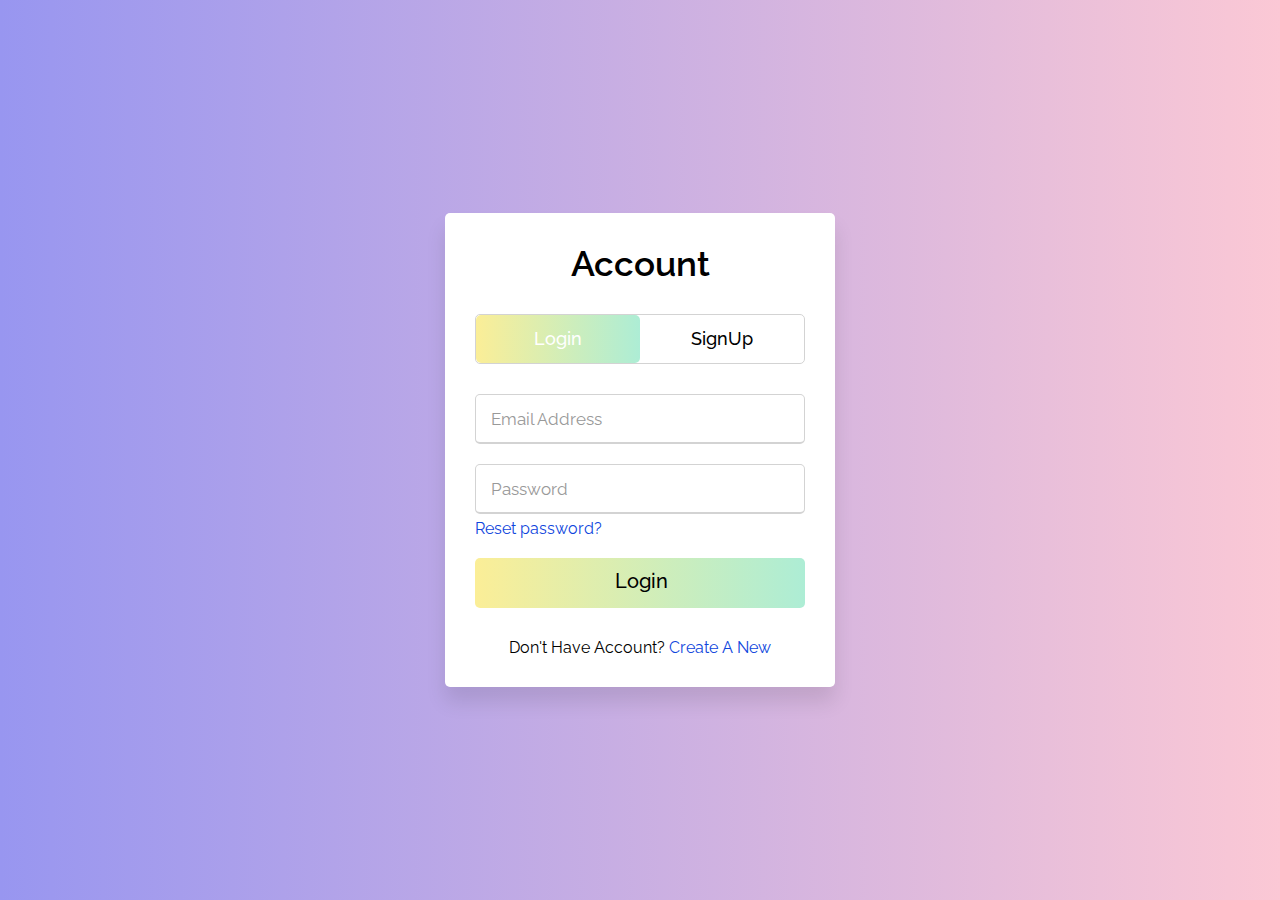
<file: index.html>
<!DOCTYPE html>
<html lang="en" dir="ltr">
  <head>
    <meta charset="utf-8" />
    <title>Sign Up | Log In</title>
    <link rel="stylesheet" href="style.css" />
    <meta name="viewport" content="width=device-width, initial-scale=1.0" />
  </head>
  <body>
    <div class="wrapper">
      <div class="title-text">
        <div class="title login">Account</div>
        <div class="title signup">Account</div>
      </div>
      <div class="form-container">
        <div class="slide-controls">
          <input type="radio" name="slide" id="login" checked />
          <input type="radio" name="slide" id="signup" />
          <label for="login" class="slide login">Login</label>
          <label for="signup" class="slide signup">SignUp</label>
          <div class="slider-tab"></div>
        </div>
        <div class="form-inner">
          <form action="#" class="login">
            <div class="field">
              <input type="text" placeholder="Email Address" required />
            </div>
            <div class="field">
              <input type="password" placeholder="Password" required />
            </div>
            <div class="pass-link">
              <a href="#">Reset password?</a>
            </div>
            <a href="trialproj.html" class="loglink">
              <div class="field btn">
                <div class="btn-layer"><span id="logtxt">Login</span></div>
                <!-- <input type="submit" value="Login"> -->
              </div>
            </a>
            <div class="signup-link">
              Don't Have Account? <a href="">Create A New</a>
            </div>
          </form>
          <form action="#" class="signup">
            <div class="field">
              <input type="text" placeholder="Email Address" required />
            </div>
            <div class="field">
              <input type="password" placeholder="Password" required />
            </div>
            <div class="field">
              <input type="password" placeholder="Confirm Password" required />
            </div>
            <a href="trialproj.html" class="loglink">
              <div class="field btn">
                <div class="btn-layer"><span id="signtxt">Sign-up</span></div>
                <!-- <input type="submit" value="SignUp"> -->
              </div>
            </a>
          </form>
        </div>
      </div>
    </div>
    <script src="style.js"></script>
  </body>
</html>
</file>
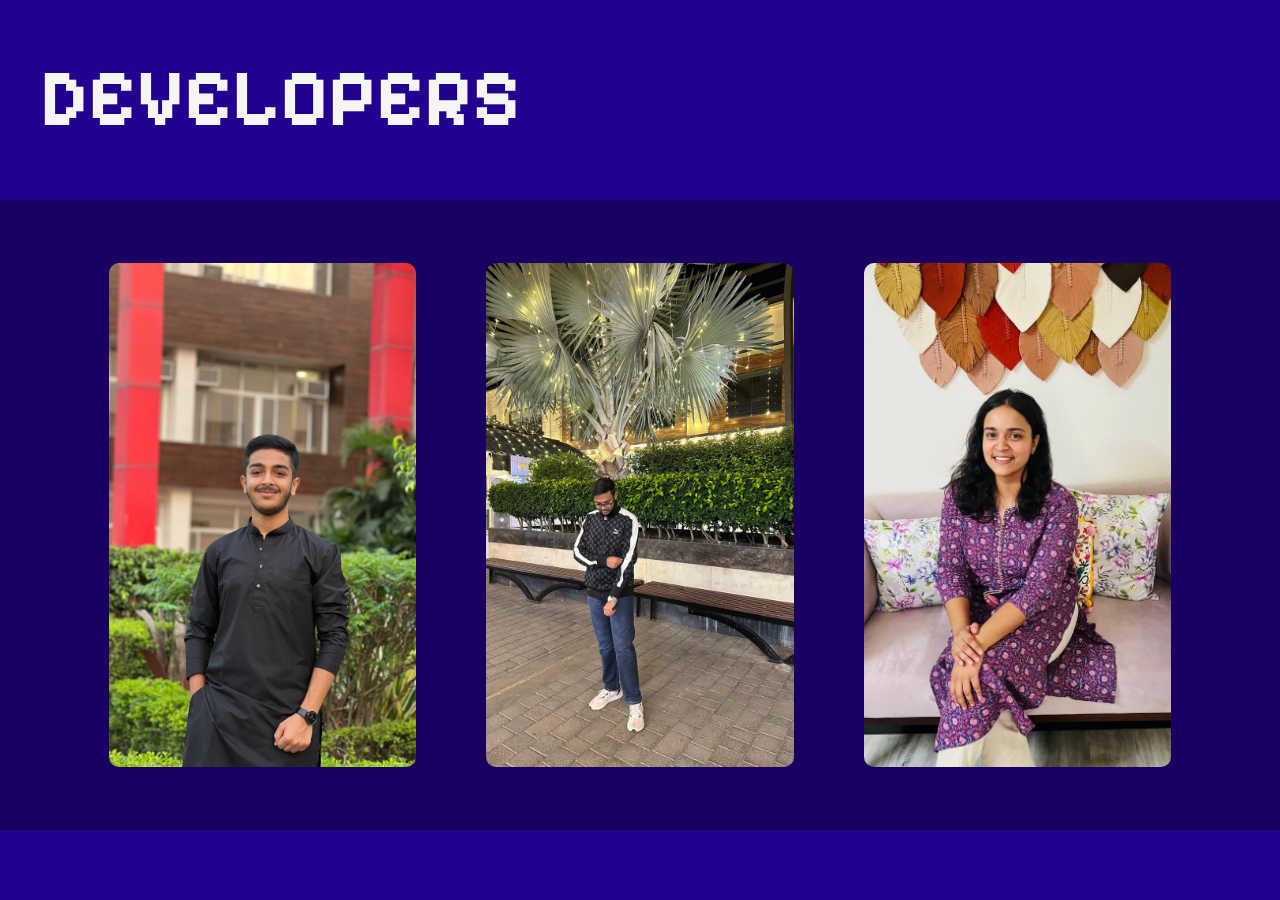
<file: about.html>
<!DOCTYPE html>
<html lang="en">
  <head>
    <meta charset="UTF-8" />
    <meta name="viewport" content="width=device-width, initial-scale=1.0" />
    <link rel="stylesheet" type="text/css" href="newaboutdes.css" />
    <!-- ########### -->
    <link rel="preconnect" href="https://fonts.googleapis.com" />
    <link rel="preconnect" href="https://fonts.gstatic.com" crossorigin />
    <link
      href="https://fonts.googleapis.com/css2?family=Pixelify+Sans&display=swap"
      rel="stylesheet"
    />
    <link rel="icon" type="x-icon" href="about.png" />
    <!-- ############# -->
    <title>About Us</title>
  </head>
  <body>
    <div class="dev">
      <h1>DEVELOPERS</h1>
    </div>
    <div id="cards_container">
      <div class="card" id="card1">
        <a
          href="https://linktr.ee/Aarav_Kamboj"
          class="cardlink"
          target="_blank"
        >
          <div class="overlay">
            <img src="next.svg" class="nex" />
            <h4>Aarav Kamboj</h4>
            <p>
              Lorem ipsum dolor, sit amet consectetur adipisicing elit. Magnam
              distinctio harum architecto at dolorem voluptate sit, placeat
              recusandae ratione aut!
            </p>
          </div>
        </a>
      </div>
      <div class="card" id="card2">
        <a href=" https://linktr.ee/aadeesh" class="cardlink">
          <div class="overlay">
            <img src="next.svg" class="nex" />
            <h4>Aadeesh Singla</h4>
            <p>
              Lorem ipsum dolor, sit amet consectetur adipisicing elit. Ipsum,
              corrupti sint eligendi dolor ex optio recusandae corporis nostrum
              tenetur cumque.
            </p>
          </div>
        </a>
      </div>
      <div class="card" id="card3">
        <a href="https://linktr.ee/aakritikheterpal398" class="cardlink">
          <div class="overlay">
            <img src="next.svg" class="nex" />
            <h4>Aakriti Khetarpal</h4>
            <p>
              Lorem ipsum dolor, sit amet consectetur adipisicing elit. Magnam
              distinctio harum architecto at dolorem voluptate sit, placeat
              recusandae ratione aut!
            </p>
          </div>
        </a>
      </div>
    </div>
  </body>
</html>
</file>
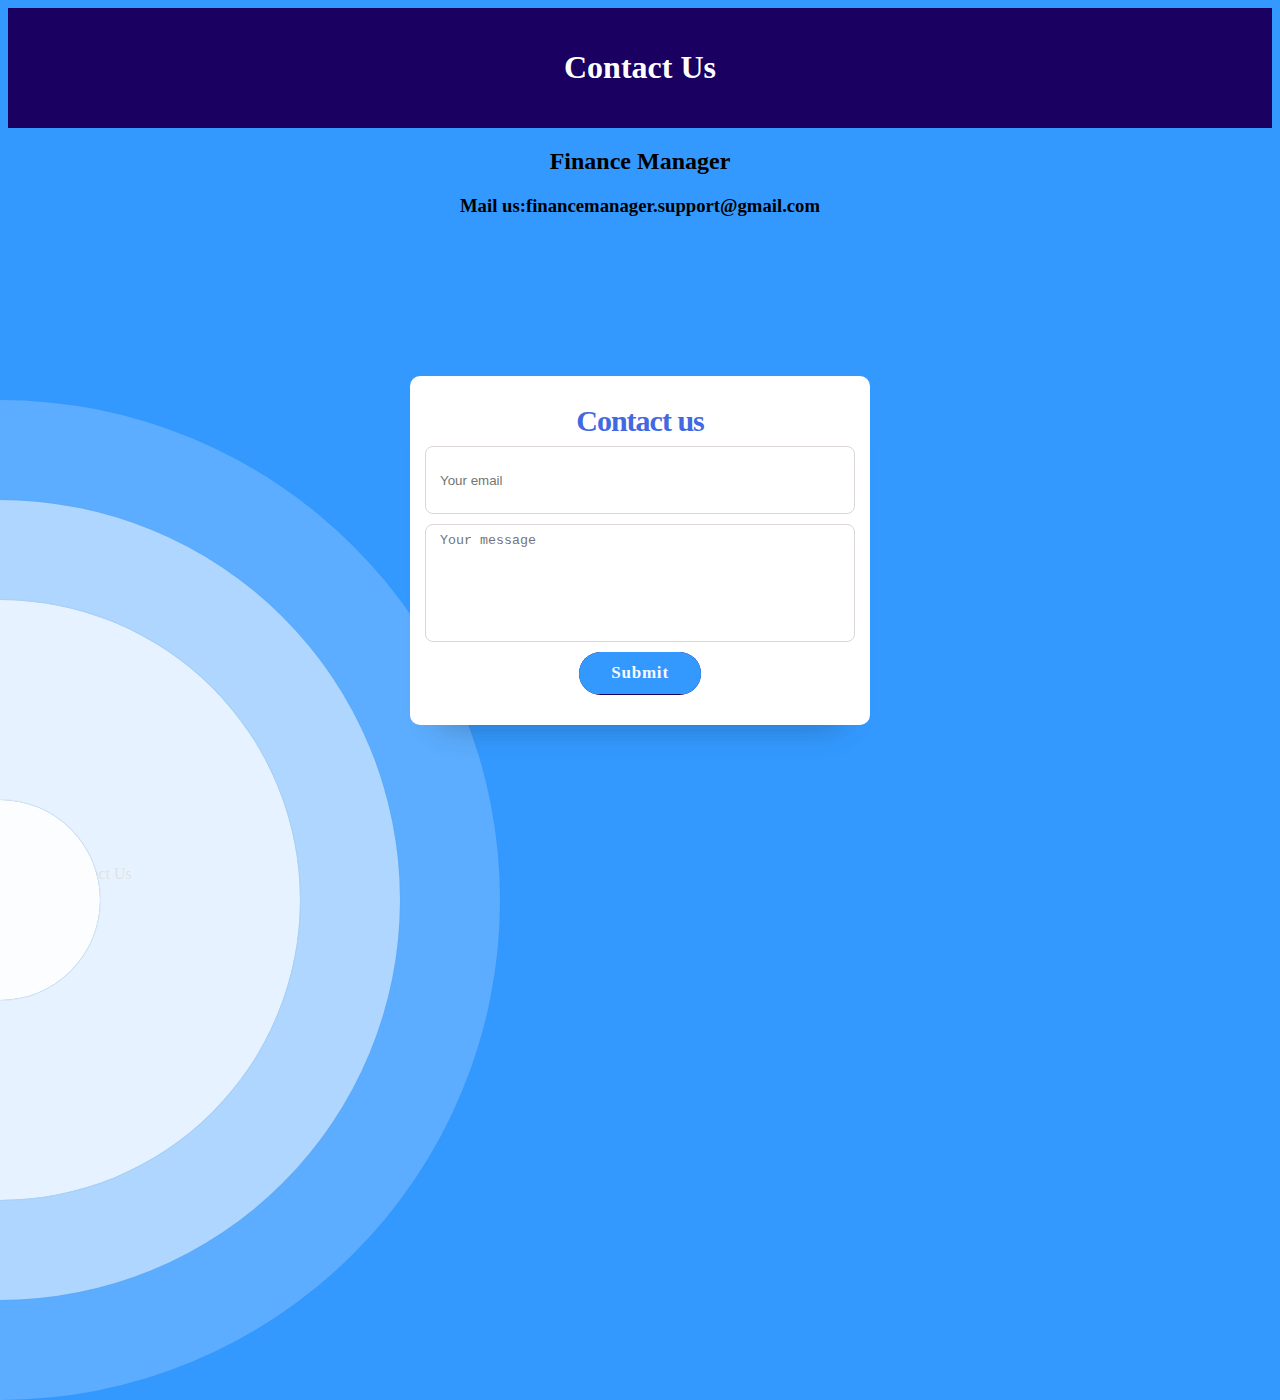
<file: contact.html>
<!DOCTYPE html>
<html lang="en">
  <head>
    <meta charset="UTF-8" />
    <meta name="viewport" content="width=device-width, initial-scale=1.0" />
    <link rel="stylesheet" type="text/css" href="cont.css" />
    <link rel="icon" type="x-icon" href="helpicon.svg">
    <title>Contact Us</title>
  </head>
  <body>
    <div class="sir">
    <header>
      <h1>Contact Us</h1>
    </header>
    </div>
    <!-- ##### -->
    <div class='ripple-background'>
      <div class='circle xxlarge shade1'></div>
      <div class='circle xlarge shade2'></div>
      <div class='circle large shade3'></div>
      <div class='circle mediun shade4'></div>
      <div class='circle small shade5'></div>
    </div>
    
      <!-- ##### -->
    <h2>Finance Manager</h2>
    <h3 class="nam">Mail us:financemanager.support@gmail.com</h2>
    <div class="cont">
      <form class="form">
        <div class="title">Contact us</div>
        <input type="text" placeholder="Your email" class="input" />
        <textarea placeholder="Your message"></textarea>
        <!-- <button>Submit</button> -->
        <button> <span>Submit</span>
        </button>
      </form>
    </div>
    <footer>&copy; 2023 Contact Us</footer>
  </body>
</html>
</file>
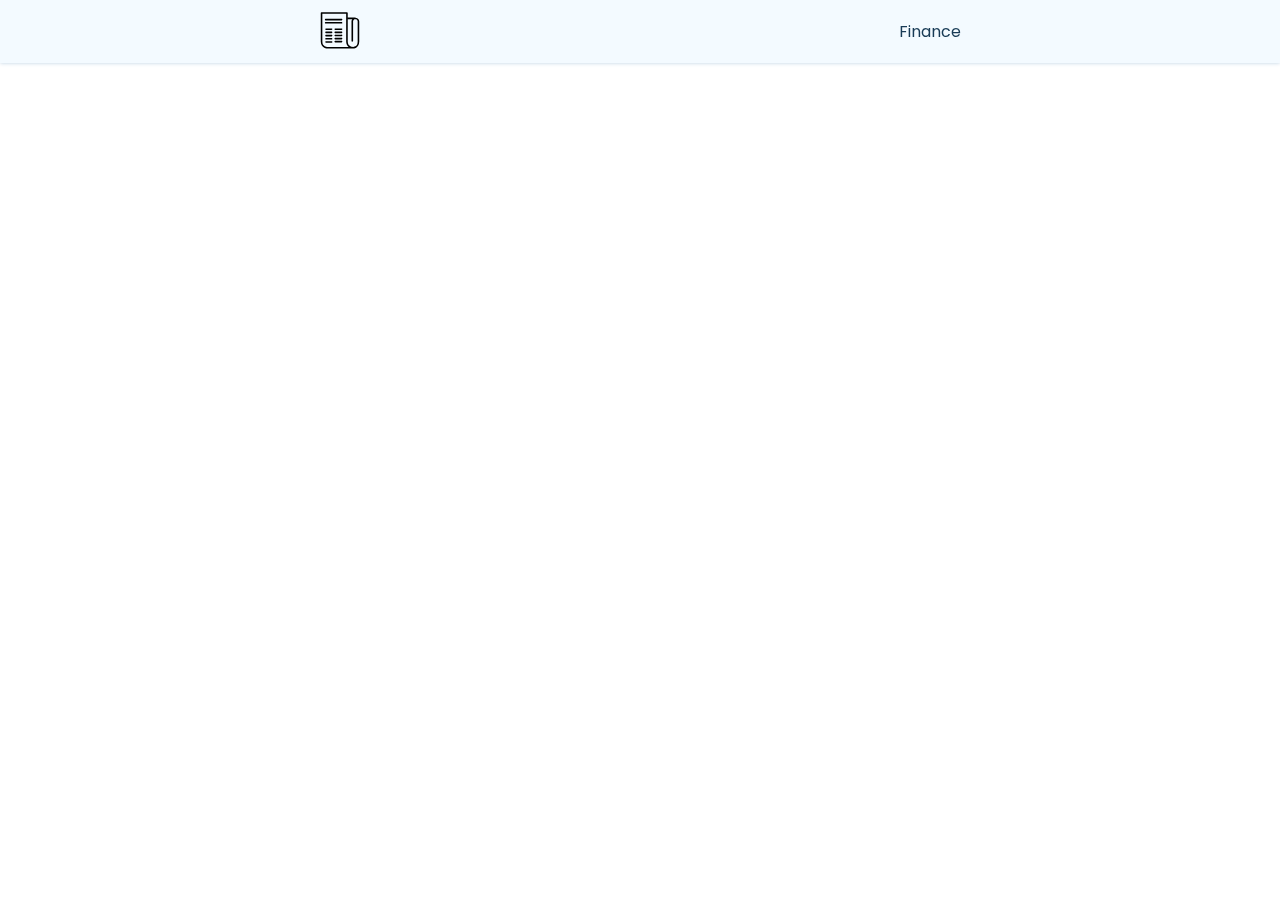
<file: news.html>
<!DOCTYPE html>
<html lang="en">
  <head>
    <meta charset="UTF-8" />
    <meta http-equiv="X-UA-Compatible" content="IE=edge" />
    <meta name="viewport" content="width=device-width, initial-scale=1.0" />
    <title>News</title>
    <link rel="icon" type="x-icon" href="news.svg" />
    <link rel="stylesheet" href="newsstyle.css" />
  </head>
  <body>
    <nav>
      <div class="main-nav container flex">
        <a href="#" onclick="reload()" class="company-logo">
          <img src="news.svg" alt="company logo" id="logonews" />
        </a>
        <div class="nav-links">
          <ul class="flex">
            <li
              class="hover-link nav-item"
              id="finance"
              onclick="onNavItemClick('finance')"
            >
              Finance
            </li>
          </ul>
        </div>
      </div>
    </nav>

    <main>
      <div class="cards-container container flex" id="cards-container"></div>
    </main>

    <template id="template-news-card">
      <div class="card">
        <div class="card-header">
          <img
            src="https://via.placeholder.com/400x200"
            alt="news-image"
            id="news-img"
          />
        </div>
        <div class="card-content">
          <h3 id="news-title">This is the Title</h3>
          <h6 class="news-source" id="news-source">End Gadget 26/08/2023</h6>
          <p class="news-desc" id="news-desc">
            Lorem, ipsum dolor sit amet consectetur adipisicing elit. Recusandae
            saepe quis voluptatum quisquam vitae doloremque facilis molestias
            quae ratione cumque!
          </p>
        </div>
      </div>
    </template>

    <script src="newsscript.js"></script>
  </body>
</html>
</file>
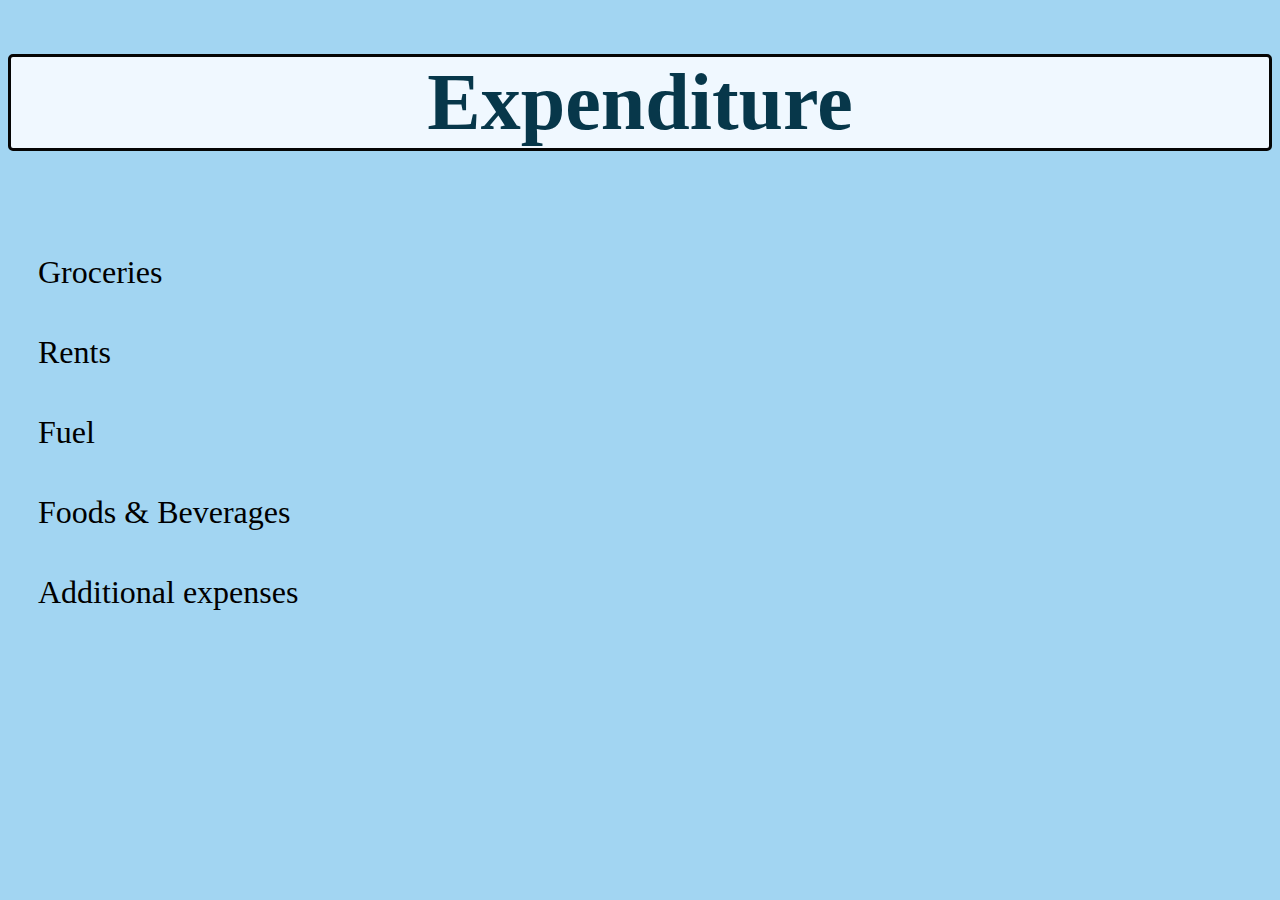
<file: team.html>
<!DOCTYPE html>
<html lang="en">
<head>
    <link rel="stylesheet" href="team1.css"> 
</head>
<body>
    <div class="skills">
        <div class="right-content">
          <div>
            <h1 class="skills-heading">Expenditure</h1>
          </div>
          <div class="skills-bar">
            <div class="bar">
              <div class="info">
                <span>Groceries</span>
              </div>
              <div class="progress-line"><span class="html"></span></div>
              <div class="bar">
                <div class="info">
                  <span>Rents</span>
                </div>
                <div class="progress-line"><span class="css"></span></div>
                <div class="bar">
                  <div class="info">
                    <span>Fuel</span>
                  </div>
                  <div class="progress-line"><span class="bootstrap"></span></div>
                  <div class="bar">
                    <div class="info">
                      <span>Foods & Beverages</span>
                    </div>
                    <div class="progress-line"><span class="javascript"></span></div>
                    <div class="bar">
                      <div class="info">
                        <span>Additional expenses</span>
                      </div>
                      <div class="progress-line"><span class="c"></span></div>
                    </div>
                  </div>
                </div>
              </div>
            </div>
          </div>
</body>
</html>
</file>
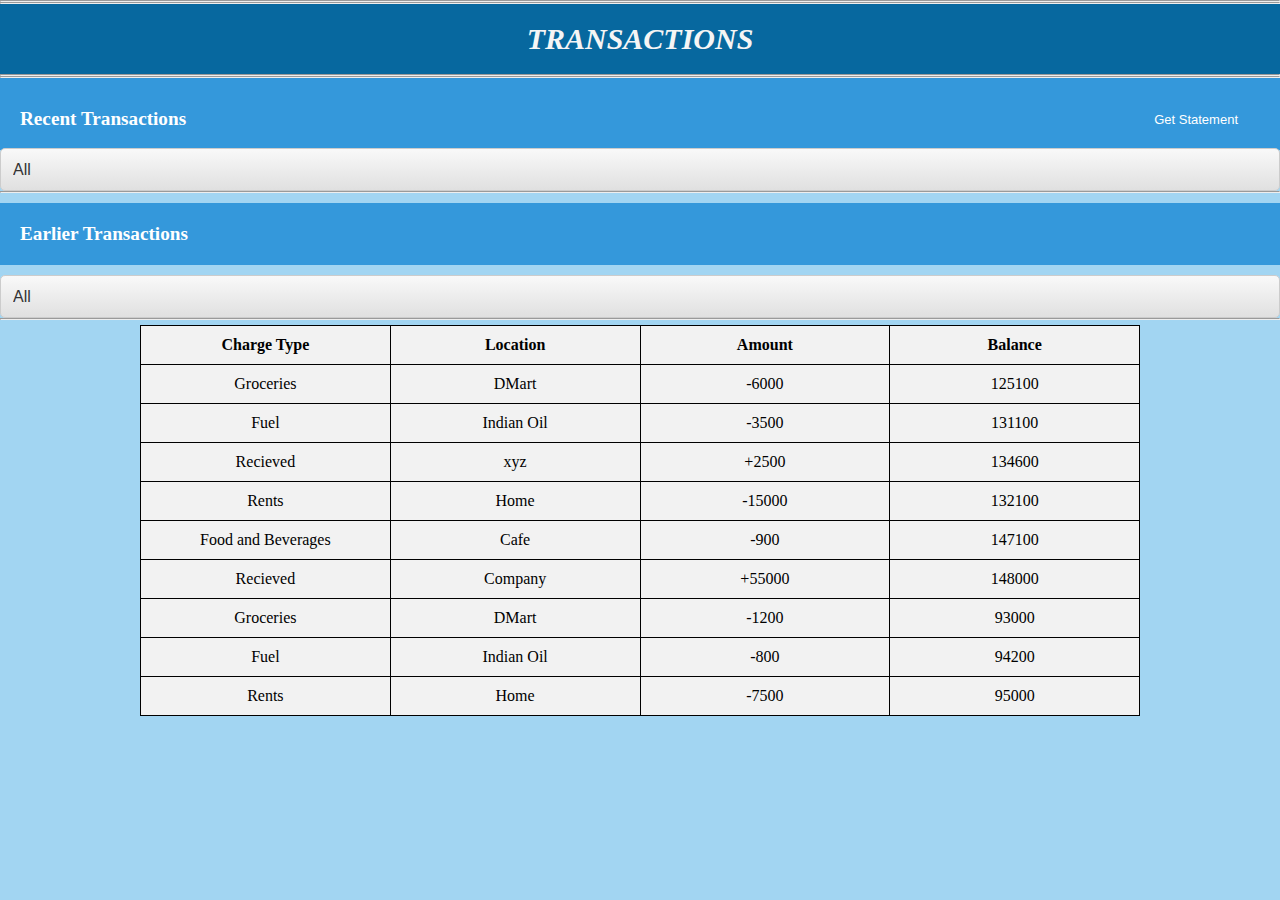
<file: transaction.html.html>
<!DOCTYPE html>
<html lang="en">
<head>

    <meta charset="UTF-8">
    <meta name="viewport" content="width=device-width, initial-scale=1.0">
    <link rel="stylesheet" href="transtyle.css">
    <title>Document</title>
</head>

<body>
    <hr>
    <hr>
    <!-- <div> -->
<header><b><i><span class="hea">TRANSACTIONS</span></i></b></header>
<!-- </div> -->
<hr>
<hr>
<div class="btnhead">
<h3 class="excp">Recent Transactions</h3>
<a href="transact.png" download>
<button class="button">
  <span class="button-content">Get Statement </span>
</button>
</a>
</div> 

<select name="dropdown" >
    <option value="Rents" selected>All</option>
    <option value="Groceries">Groceries</option>
    <option value="Fuel">Fuel</option>
    <option value="Rents">Rents</option>
    <option value="Rents">Food and Beverages</option>
</select>
<hr>
<h3>Earlier Transactions</h4>
<select name="dropdown">
    <option value="Groceries"selected>All</option>
    <option value="Groceries">1 month</option>
    <option value="Fuel">3 months</option>
    <option value="Rents">6 months</option>
    <option value="Rents">1 year</option>
    <option value="Rents">2 years</option>
    <option value="Rents">3 years</option>
</select>
<hr>

                      <div1 class="col-sm-12" style="overflow; height: 175px;">
                        <table class="table table-hover table-striped" style="width: 1000px;">
                          <thead>
                            <tr>
                              <th style="width: 10%">Charge Type</th>
                              <th style="width: 10%">Location</th>
                              <th style="width: 10%">Amount</th>
                              <th style="width: 10%">Balance</th>
                            </tr>
                          </thead>
                          <tbody>
                            <tr>
                              <td>Groceries</td>
                              <td>DMart</td>
                              <td>-6000</td>
                              <td>125100</td>
                            </tr>
                            <tr></tr>
                              <td>Fuel</td>
                              <td>Indian Oil</td>
                              <td>-3500</td>
                              <td>131100</td>
                            <tr>
                              <td>Recieved</td>
                              <td>xyz</td>
                              <td>+2500</td>
                              <td>134600</td>
                            </tr>
                            <tr>
                              <td>Rents</td>
                              <td>Home</td>
                              <td>-15000</td>
                              <td>132100</td>
                            </tr>
                            <tr>
                                <td>Food and Beverages</td>
                                <td>Cafe</td>
                                <td>-900</td>
                                <td>147100</td>
                            </tr>
                            <tr>
                                <td>Recieved</td>
                                <td>Company</td>
                                <td>+55000</td>
                                <td>148000</td>
                            </tr>
                            <tr>
                            <td>Groceries</td>
                            <td>DMart</td>
                            <td>-1200</td>
                            <td>93000</td>
                            </tr>
                            <tr>
                                <td>Fuel</td>
                                <td>Indian Oil</td>
                                <td>-800</td>
                                <td>94200</td>
                            </tr>
                            <tr>
                                <td>Rents</td>
                                <td>Home</td>
                                <td>-7500</td>
                                <td>95000</td>
                            </tr>
                          </tbody>
                        </table>
                      </div1>
                    </fieldset>
<!-- ################## -->

<!-- ################## -->
</body>
</html>
</file>
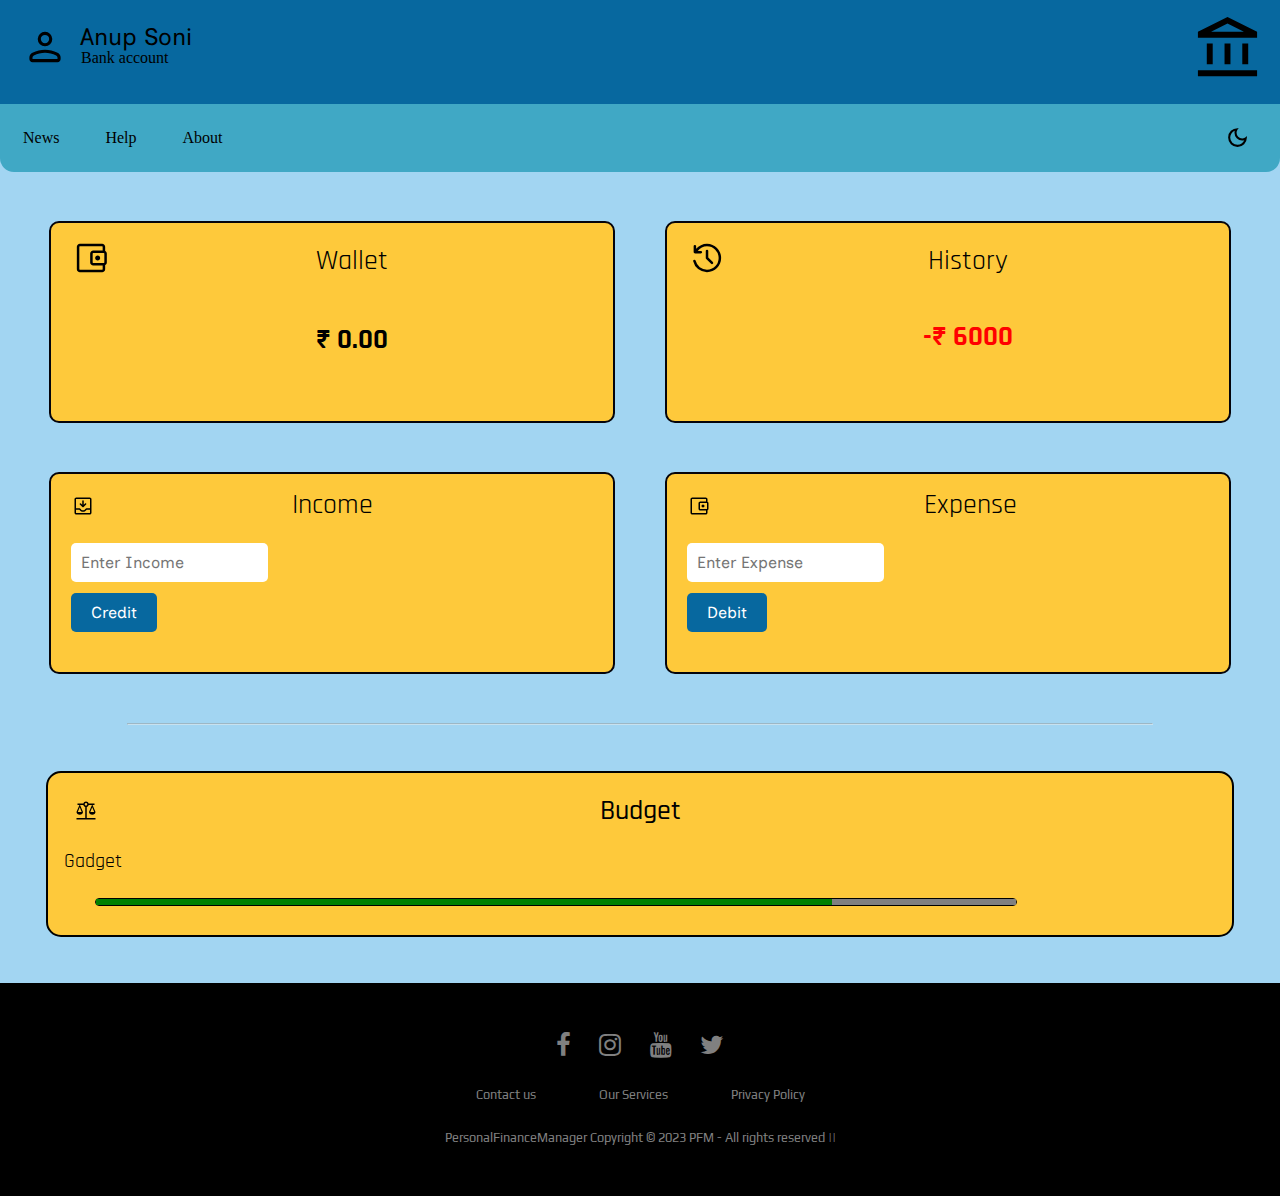
<file: trialproj.html>
<!DOCTYPE html>
<html lang="en">
  <head>
    <meta charset="UTF-8" />
    <meta name="viewport" content="width=device-width, initial-scale=1.0" />
    <title>Finance Manager</title>
    <link type="image/svg" sizes="16x16" rel="icon" href="bank.svg" />
    <link rel="stylesheet" type="text/css" href="newfin.css" />
    <link rel="preconnect" href="https://fonts.googleapis.com" />
    <link rel="preconnect" href="https://fonts.gstatic.com" crossorigin />
    <link
      href="https://fonts.googleapis.com/css2?family=Kanit:wght@300&display=swap"
      rel="stylesheet"
    />
    <link rel="icon" href="bank.svg" type="image/x-icon" />
    <link rel="preconnect" href="https://fonts.googleapis.com" />
    <link rel="preconnect" href="https://fonts.gstatic.com" crossorigin />
    <link
      href="https://fonts.googleapis.com/css2?family=IBM+Plex+Sans:wght@700&family=Kanit:wght@300&display=swap"
      rel="stylesheet"
    />
    <link rel="preconnect" href="https://fonts.googleapis.com" />
    <link rel="preconnect" href="https://fonts.gstatic.com" crossorigin />
    <link
      href="https://fonts.googleapis.com/css2?family=IBM+Plex+Sans:wght@700&family=Kanit:wght@300&family=Teko:wght@500&display=swap"
      rel="stylesheet"
    />
    <link rel="preconnect" href="https://fonts.googleapis.com" />
    <link rel="preconnect" href="https://fonts.gstatic.com" crossorigin />
    <link
      href="https://fonts.googleapis.com/css2?family=IBM+Plex+Sans:wght@700&family=Kanit:wght@300&family=Lilita+One&family=Teko:wght@500&display=swap"
      rel="stylesheet"
    />
    <link rel="preconnect" href="https://fonts.googleapis.com" />
    <link rel="preconnect" href="https://fonts.gstatic.com" crossorigin />
    <link
      href="https://fonts.googleapis.com/css2?family=Rajdhani&display=swap"
      rel="stylesheet"
    />
    <link
      rel="stylesheet"
      href="https://cdnjs.cloudflare.com/ajax/libs/font-awesome/4.7.0/css/font-awesome.min.css"
    />
    <link rel="preconnect" href="https://fonts.gstatic.com" />
    <link
      href="https://fonts.googleapis.com/css2?family=Fredoka+One&family=Play&display=swap"
      rel="stylesheet"
    />
    <link
      href="https://fonts.googleapis.com/css2?family=Inclusive+Sans&display=swap"
      rel="stylesheet"
    />
  </head>
  <body>
    <!--SKELETON LOADER-->
    <div class="loader">
      <div class="skelheader">
        <div class="skelnamebar">
          <div class="skelavatar"></div>
          <span class="skelname"></span>
          <span class="skelbankacc"></span>
          <div class="skellogo"></div>
        </div>
      </div>

      <div class="skelmain">
        <div class="skelnavtab skel">
          <div class="skeleton-box skel"></div>
          <!-- <img src="darkmode.svg" id="dark"> -->
        </div>

        <div class="chotebox skel">
          <span class="box1 skel"></span>
          <span class="box2 skel"></span>
        </div>

        <div class="chotebox skel">
          <span class="box1 skel"></span>
          <span class="box2 skel"></span>
        </div>

        <hr />

        <div class="chotebox skel">
          <span class="budbox skel"></span>
        </div>

        <div class="chotebox skel"></div>

        <div class="skelfooter">
          <div class="footer skel"></div>
        </div>
      </div>
    </div>
    <!--SKELETON LOADER ENDS-->
    <div class="container">
      <header>
        <div class="namebar">
          <img src="profile.svg" class="avatar" />
          <span class="name"> Anup Soni</span><br />
          <span class="bankacc">Bank account</span>
          <img class="logo" src="bank.svg" />
        </div>
      </header>

      <main>
        <div class="navtab">
          <ul class="listnav">
            <!-- <li><a href="default.asp" target="_blank">Home</a></li> -->
            <li>
              <a href="news.html" target="_blank">News</a>
            </li>
            <li><a href="contact.html" target="_blank">Help</a></li>
            <li><a href="about.html" target="_blank">About</a></li>
          </ul>
          <img src="darkmode.svg" id="dark" />
        </div>

        <div class="comb1">
          <a class="linkwall" href="######">
            <div class="walletbox">
              <img class="wallimg" src="wallet.svg" />
              <p class="walltxt">Wallet</p>
              <br />
              <p class="wallamt">₹ 125100</p>
            </div>
          </a>
          <a class="linkhist" href="transaction.html.html">
            <div class="history">
              <img class="histimg" src="history.svg" />
              <span class="trxnhst">History</span><br />
              <span class="lasttran"> -₹ 6000</span>
            </div>
          </a>
        </div>
        <div class="comb2">
          <div class="incomebox">
            <img class="incimg" src="income.svg.svg" />
            <p class="incometxt">Income</p>
            <form>
              <input
                id="incomenumber"
                class="number"
                name="number"
                type="number"
                placeholder="Enter Income"
              />
              <br />
              <input
                id="submit"
                name="submit"
                class="submit1"
                type="submit"
                value="Credit"
                placeholder="Done"
              />
            </form>
          </div>
          <div class="expbox">
            <img class="expimg" src="wallet.svg" />
            <p class="exptxt">Expense</p>
            <form>
              <input
                class="number"
                id="expnumber"
                type="number"
                placeholder="Enter Expense"
              />
              <br />
              <input
                id="submit"
                class="submit2"
                name="submit"
                type="submit"
                value="Debit"
                placeholder="Done"
              />
            </form>
          </div>
        </div>
        <hr />
        <a href="team.html" class="linkbud">
          <div class="budgetbox">
            <img class="bgtimg" src="budget.svg" />
            <p class="bgttxt">Budget</p>
            <br />
            <p class="gad">Gadget</p>
            <label for="progressbar"></label><br />
            <progress
              id="progressbar"
              class="progressbar"
              value="80"
              max="100"
            ></progress>
          </div>
        </a>
        <footer>
          <div class="footer">
            <div class="row">
              <a href="#"><i class="fa fa-facebook"></i></a>
              <a href="#"><i class="fa fa-instagram"></i></a>
              <a href="#"><i class="fa fa-youtube"></i></a>
              <a href="#"><i class="fa fa-twitter"></i></a>
            </div>

            <div class="row">
              <ul>
                <li><a href="#">Contact us</a></li>
                <li><a href="#">Our Services</a></li>
                <li><a href="#">Privacy Policy</a></li>
              </ul>
            </div>

            <div class="row">
              PersonalFinanceManager Copyright © 2023 PFM - All rights reserved
              ||
            </div>
          </div>
        </footer>
      </main>
    </div>
    <script>
      var icon = document.getElementById("dark");

      icon.onclick = function () {
        document.body.classList.toggle("dark-theme");
        if (document.body.classList.contains("dark-theme")) {
          icon.src = "lightmode.svg";
        } else {
          icon.src = "darkmode.svg";
        }
      };
      const loader = document.querySelector(".loader");
      const content = document.querySelector(".content");
      window.addEventListener("load", () => {
        loader.classList.add("hide");
        content.classList.add("show");
      });
      // ######
      document.addEventListener("DOMContentLoaded", function () {
  let walletAmount = 0;
  updateWalletAmount();

  const incomeForm = document.querySelector(".incomebox form");
  const expenseForm = document.querySelector(".expbox form");

  incomeForm.addEventListener("submit", function (event) {
    event.preventDefault();
    const incomeInput = document.getElementById("incomenumber");
    const incomeValue = parseFloat(incomeInput.value);

    if (!isNaN(incomeValue) && incomeValue >= 0) {
      walletAmount += incomeValue;
      updateWalletAmount();

      updateHistoryBox(incomeValue, true);

      incomeInput.value = "";
    } else {
      alert("Please enter a valid positive number for income.");
    }
  });

  expenseForm.addEventListener("submit", function (event) {
    event.preventDefault();
    const expenseInput = document.getElementById("expnumber");
    const expenseValue = parseFloat(expenseInput.value);

    if (!isNaN(expenseValue) && expenseValue >= 0) {
      if (walletAmount >= expenseValue) {
        walletAmount -= expenseValue;
        updateWalletAmount();

        updateHistoryBox(expenseValue, false);

        expenseInput.value = "";
      } else {
        alert("Insufficient funds. Please enter a valid expense amount.");
      }
    } else {
      alert("Please enter a valid positive number for expense.");
    }
  });

  function updateWalletAmount() {
    const walletAmountElement = document.querySelector(".wallamt");
    walletAmountElement.textContent = `₹ ${walletAmount.toFixed(2)}`;
  }

  function updateHistoryBox(value, isIncome) {
    const historyBoxElement = document.querySelector(".lasttran");

    const sign = isIncome ? "+" : "-";
    const color = isIncome ? "green" : "red";

    historyBoxElement.textContent = `${sign}₹ ${value.toFixed(2)}`;
    historyBoxElement.style.color = color;
  }
});

      // #####
    </script>
  </body>
</html>
</file>
<file: style.css>
@import url('https://fonts.googleapis.com/css2?family=Raleway:wght@300&display=swap');

*{
  margin: 0;
  padding: 0;
  box-sizing: border-box;
  font-family: 'Raleway', sans-serif;
}
html,body{
  display: grid;
  height: 100%;
  width: 100%;
  place-items: center;
  background: -webkit-linear-gradient(left, #9896F0,#FBC8D5);
}
::selection{
  background: #12e8f0;
  color: #fff;
}
.wrapper{
  overflow: hidden;
  max-width: 390px;
  background: #fff;
  padding: 30px;
  border-radius: 5px;
  box-shadow: 0px 15px 20px rgba(0,0,0,0.1);
}
.wrapper .title-text{
  display: flex;
  width: 200%;
}
.wrapper .title{
  width: 50%;
  font-size: 35px;
  font-weight: 600;
  text-align: center;
  transition: all 0.6s cubic-bezier(0.68,-0.55,0.265,1.55);
}
.wrapper .slide-controls{
  position: relative;
  display: flex;
  height: 50px;
  width: 100%;
  overflow: hidden;
  margin: 30px 0 10px 0;
  justify-content: space-between;
  border: 1px solid lightgrey;
  border-radius: 5px;
}
.slide-controls .slide{
  height: 100%;
  width: 100%;
  color: #fff;
  font-size: 18px;
  font-weight: 500;
  text-align: center;
  line-height: 48px;
  cursor: pointer;
  z-index: 1;
  transition: all 0.6s ease;
}
.slide-controls label.signup{
  color: #000;
}
.slide-controls .slider-tab{
  position: absolute;
  height: 100%;
  width: 50%;
  left: 0;
  z-index: 0;
  border-radius: 5px;
  background: -webkit-linear-gradient(left, #FBEE97, #ADEDD5);
  transition: all 0.6s cubic-bezier(0.68,-0.55,0.265,1.55);
}
input[type="radio"]{
  display: none;
}
#signup:checked ~ .slider-tab{
  left: 50%;
}
#signup:checked ~ label.signup{
  color: #fff;
  cursor: default;
  user-select: none;
}
#signup:checked ~ label.login{
  color: #000;
}
#login:checked ~ label.signup{
  color: #000;
}
#login:checked ~ label.login{
  cursor: default;
  user-select: none;
}
.wrapper .form-container{
  width: 100%;
  overflow: hidden;
}
.form-container .form-inner{
  display: flex;
  width: 200%;
}
.form-container .form-inner form{
  width: 50%;
  transition: all 0.6s cubic-bezier(0.68,-0.55,0.265,1.55);
}
.form-inner form .field{
  height: 50px;
  width: 100%;
  margin-top: 20px;
}
.form-inner form .field input{
  height: 100%;
  width: 100%;
  outline: none;
  padding-left: 15px;
  border-radius: 5px;
  border: 1px solid lightgrey;
  border-bottom-width: 2px;
  font-size: 17px;
  transition: all 0.3s ease;
}
.form-inner form .field input:focus{
  border-color: #12e8f0;
}
.form-inner form .field input::placeholder{
  color: #999;
  transition: all 0.3s ease;
}
form .field input:focus::placeholder{
  color: #b3b3b3;
}
.form-inner form .pass-link{
  margin-top: 5px;
}
.form-inner form .signup-link{
  text-align: center;
  margin-top: 30px;
}
.form-inner form .pass-link a,
.form-inner form .signup-link a{
  color: #0e45dd;
  text-decoration: none;
}
.form-inner form .pass-link a:hover,
.form-inner form .signup-link a:hover{
  text-decoration: underline;
}
form .btn{
  height: 50px;
  width: 100%;
  border-radius: 5px;
  position: relative;
  overflow: hidden;
}
form .btn .btn-layer{
  height: 100%;
  width: 300%;
  position: absolute;
  left: -100%;
  background: -webkit-linear-gradient(right, #FBEE97, #ADEDD5, #FBEE97, #ADEDD5);
  border-radius: 5px;
  transition: all 0.4s ease;;
}
form .btn:hover .btn-layer{
  left: 0;
}
form .loglink{
  height: 100%;
  width: 100%;
  z-index: 2;
  position: relative;
  background: none;
  border: none;
  color: black;
  padding-left: 0;
  border-radius: 10px;
  font-size: 20px;
  font-weight: 500;
  cursor: pointer;
}
form .loglink #signtxt{
  justify-content: center;
  text-align: center;
  margin-left: 46.5%;
  position: relative;
  top: 11px;
}
form .loglink #logtxt{
  justify-content: center;
  text-align: center;
  margin-left: 47.5%;
  position: relative;
  top: 11px;
}
</file>
<file: newaboutdes.css>
@keyframes glow {
    from {
      text-shadow: 0 0 20px #2d9da9;
    }
    to {
      text-shadow: 0 0 30px #34b3c1, 0 0 10px #4dbbc7;
    }
  }
*{
	margin: 0;
	padding: 0;
}
body{
	background-color: #240090;
}
.dev{
	background-color:#240090 ;
	height: 200px;
}
.dev h1{
	padding: 50px 40px;
	color: whitesmoke;
	animation: glow 2s ease-in-out infinite alternate;
	font-weight: 900;
	font-family: 'Pixelify Sans', sans-serif;
	font-size: 5rem;
	white-space: nowrap;
	overflow: hidden;
	text-overflow: ellipsis;
}
#cards_container {
	background-color: #190061;
	height: 70vh;
	display: flex;
	align-items: center;
	justify-content: center;
	gap: 70px;
	position: relative;
	z-index: 10;
}
.nex{
	width: 50px;
	position: relative;
	float: right;
	top: -55px;
}
.card {
	height: 80%;
	width: 24%;
	background-color: #21b8ef;
	border-radius: 10px;
	background-size: cover;
	background-position: center;
	overflow: hidden;
	transition: all ease 0.6s;
	cursor: pointer;
}

#card1{
    background-image: url(aarav.jpg);
}
#card2{
    background-image: url(aadesh.jpeg);
}
#card3{
    background-image: url(aakriti.jpeg);
}
.overlay {
	height: 100%;
	width: 97%;
	background-color: #21b8ef;
	padding: 21px;
	padding-top: 50px;
	opacity: 0;
	transition: all ease 0.6s;
	white-space: normal;
}
.cardlink{
	text-decoration: none;
}
.overlay h4{
    color: black;
    /* font-size:40px ; */
    font-size:2vw ;
    text-transform: uppercase;
    font-weight:800 ;
    margin-bottom: 20px;
	white-space: nowrap;

}
.overlay p{
    color: black;
	margin-top: 50px;
    font-size:1.25vw ;
	white-space: normal;
	padding-right:30px;
}
.card:hover .overlay{
    opacity: 1;
}
.card:hover{
    transform: rotate3d(1,1,0,10deg);
}
/* #### MEDIA SCREEN KA CSS #### */
@media screen and (max-width: 480px){
	.dev{
		background-color:#240090 ;
		height: 120px;
	}
	.dev h1{
		padding: 40px 20px;
		color: whitesmoke;
		animation: glow 2s ease-in-out infinite alternate;
		font-weight: 900;
		font-family: 'Pixelify Sans', sans-serif;
		font-size: 2.5rem;
		white-space: nowrap;
		overflow: hidden;
		text-overflow: ellipsis;
	}
	#cards_container {
		display: flex;
		flex-direction: column;
		padding: 30px 0px;
		background-color: #190061;
		/* width: 500px; */
		height: 120vh;
		align-items: center;
		justify-content: center;
		/* gap: 40px; */
		position: relative;
		z-index: 10;
	}
	.card {
		
		height: 80%;
		width: 70%;
		background-color: #21b8ef;
		border-radius: 10px;
		background-size: cover;
		background-position: center;
		overflow: hidden;
		transition: all ease 0.6s;
	}
	.nex{
		width: 50px;
		position: relative;
		float: right;
		top: -55px;
	}
	/* .overlay {
		height: 10%;
		width: 97%;
		background-color: #21b8ef;
		padding: 21px;
		padding-top: 50px;
		opacity: 0.5;
		transition: all ease 0.6s;
		white-space: normal;
	} */

}
</file>
<file: cont.css>
/* ############################## */
body{
  background: #3399ff;
}


.circle{
  position: absolute;
  border-radius: 50%;
  background: white;
  animation: ripple 15s infinite;
  box-shadow: 0px 0px 1px 0px #508fb9;
}

.small{
  width: 200px;
  height: 200px;
  left: -100px;
  bottom: -100px;
}

.medium{
  width: 400px;
  height: 400px;
  left: -200px;
  bottom: -200px;
}

.large{
  width: 600px;
  height: 600px;
  left: -300px;
  bottom: -300px;
}

.xlarge{
  width: 800px;
  height: 800px;
  left: -400px;
  bottom: -400px;
}

.xxlarge{
  width: 1000px;
  height: 1000px;
  left: -500px;
  bottom: -500px;
}

.shade1{
  opacity: 0.2;
}
.shade2{
  opacity: 0.5;
}

.shade3{
  opacity: 0.7;
}

.shade4{
  opacity: 0.8;
}

.shade5{
  opacity: 0.9;
}

@keyframes ripple{
  0%{
    transform: scale(0.8);
  }
  
  50%{
    transform: scale(1.2);
  }
  
  100%{
    transform: scale(0.8);
  }
}

/* ############################## */

.sir{
  margin: 0;
  padding: 0;
}
header {
    
    background-color: #190061;
    color: #fff;
    text-align: center;
    padding: 20px 0;
}

h1 {
    font-size: 2em;
}
h2,h3{
    text-align: center;
}
.nam{
  z-index: 5;
  
}
/* ###################################### */
.cont {
    display: flex;
    justify-content: center;
    align-items: center;
    min-height: 70vh;
    margin: 0;
  }
.form {
    position: relative;
    display: flex;
    align-items: center;
    flex-direction: column;
    gap: 10px;
    width: 400px;
    background-color: white;
    padding: 30px;
    border-radius: 10px;
    box-shadow: 0 30px 30px -30px rgba(27, 26, 26, 0.315);
  }
  
  .form .title {
    color: royalblue;
    font-size: 30px;
    font-weight: 600;
    letter-spacing: -1px;
    line-height: 30px;
    display: flex;
    align-items: center;
    justify-content: center;
  }
  
  .form input {
    outline: 0;
    border: 1px solid rgb(219, 213, 213);
    padding: 8px 14px;
    border-radius: 8px;
    width: 100%;
    height: 50px;
  }
  
  .form textarea {
    border-radius: 8px;
    height: 100px;
    width: 100%;
    resize: none;
    outline: 0;
    padding: 8px 14px;
    border: 1px solid rgb(219, 213, 213);
  }
  
  button {
    outline: none;
    cursor: pointer;
    border: none;
    padding: 0.7rem 2rem;
    margin: 0;
    font-family: inherit;
    font-size: inherit;
    position: relative;
    display: inline-block;
    letter-spacing: 0.05rem;
    font-weight: 700;
    font-size: 17px;
    border-radius: 500px;
    overflow: hidden;
    background: #190061;
    color: ghostwhite;
   }
   
   button span {
    position: relative;
    z-index: 10;
    transition: color 0.4s;
   }
   
   button:hover span {
    color: rgb(255, 255, 255);
   }
   
   button::before,
   button::after {
    position: absolute;
    top: 0;
    left: 0;
    width: 100%;
    height: 100%;
    z-index: 0;
   }
   
   button::before {
    content: "";
    background: #3399ff;
    width: 120%;
    left: -10%;
    transform: skew(30deg);
    transition: transform 0.4s cubic-bezier(0.3, 1, 0.8, 1);
   }
   
   button:hover::before {
    transform: translate3d(100%, 0, 0);
   }
</file>
<file: newsstyle.css>
@import url("https://fonts.googleapis.com/css2?family=Poppins:wght@500&family=Roboto:wght@500&display=swap");

* {
    padding: 0;
    margin: 0;
    box-sizing: border-box;
}

:root {
    --primary-text-color: #183b56;
    --secondary-text-color: #577592;
    --accent-color: #2294ed;
    --accent-color-dark: #1d69a3;
}

body {
    font-family: "Poppins", sans-serif;
    color: var(--primary-text-color);
}

p {
    font-family: "Roboto", sans-serif;
    color: var(--secondary-text-color);
    line-height: 1.4rem;
}
#logonews{
    width: 40px;
    position: relative;
    top: 2px;
}
a {
    text-decoration: none;
}

ul {
    list-style: none;
}

.flex {
    display: flex;
    align-items: center;
}

.container {
    max-width: 1180px;
    margin-inline: auto;
    overflow: hidden;
}

nav {
    background-color: #f3faff;
    box-shadow: 0 0 4px #bbd0e2;
    position: fixed;
    top: 0;
    z-index: 99;
    left: 0;
    right: 0;
}

.main-nav {
    justify-content: space-around;
    padding-block: 8px;
}

.company-logo img {
    width: 120px;
}

.nav-links ul {
    gap: 16px;
}

.hover-link {
    cursor: pointer;
}

.hover-link:hover {
    color: var(--secondary-text-color);
}

.hover-link:active {
    color: red;
}

.nav-item.active {
    color: var(--accent-color);
}

.search-bar {
    height: 32px;
    gap: 8px;
}

.news-input {
    width: 200px;
    height: 100%;
    padding-inline: 12px;
    border-radius: 4px;
    border: 2px solid #bbd0e2;
    font-family: "Roboto", sans-serif;
}


main {
    padding-block: 20px;
    margin-top: 80px;
}

.cards-container {
    justify-content: space-around;
    flex-wrap: wrap;
    row-gap: 20px;
    align-items: start;
}

.card {
    width: 360px;
    min-height: 400px;
    box-shadow: 0 0 4px #d4ecff;
    border-radius: 4px;
    cursor: pointer;
    background-color: #fff;
    overflow: hidden;
    transition: all 0.3s ease;
}

.card:hover {
    box-shadow: 1px 1px 8px #d4ecff;
    background-color: #f9fdff;
    transform: translateY(-2px);
}

.card-header img {
    width: 100%;
    height: 180px;
    object-fit: cover;
}

.card-content {
    padding: 12px;
}

.news-source {
    margin-block: 12px;
}
@media screen and (max-width: 480px){
    .cards-container {
        width: 85%;
        row-gap: 40px;
    }    

}
</file>
<file: team1.css>
* {
  background-color: #a2d5f2;
}
.skills .skills-heading {
  font-size: 80px;
  background-color: aliceblue;
  font-weight: 600;
  color: #07374a;
  text-align: center;
  border-radius: 5px;
  border: 3px solid rgb(5, 5, 5);
}

.about-me .about-content {
  display: flex;
  flex-wrap: wrap;
}

.about-content .left-content {
  flex-basis: 100%;
  text-align: center;
}

.about-content .right-content {
  flex-basis: 100%;
}
.skills-bar {
  padding: 25px 30px;
}

.skills-bar .bar {
  margin: 25px 0;
}

.skills-bar .bar .info span {
  font-size: 2rem;
  font-weight: 500;
}

.skills-bar .bar .info {
  margin-bottom: 8px;
  color: black;
}

.skills-bar .bar .progress-line {
  position: relative;
  height: 10px;
  width: 550px;
  background: #feca3b61;
  border-radius: 10px;
  transform: scaleX(0);
  transform-origin: left;
  animation: animate 1s cubic-bezier(1, 0, 0.5, 1) forwards;
}

.bar .progress-line span {
  position: absolute;
  /* background: #25b79f; */
  background: #07689f;
  height: 100%;
  border-radius: 10px;
  transform: scaleX(0);
  transform-origin: left;
  animation: animate 1s 1s cubic-bezier(1, 0, 0.5, 2) forwards;
}

@keyframes animate {
  100% {
    transform: scaleX(1);
  }
}

.progress-line .html {
  width: 80%;
}
.progress-line .css {
  width: 70%;
}
.progress-line .bootstrap {
  width: 50%;
}
.progress-line .javascript {
  width: 62%;
}
.progress-line .c {
  width: 50%;
}

.bar .progress-line span::before {
  position: absolute;
  content: "";
  height: 0;
  right: 0;
  top: -12px;
  width: 0;
  border: 7px solid transparent;
  border-bottom-width: 0px;
  border-right-width: 0px;
  border-top-style: #f0f0f0;
  border-top-color: #d60a0a;
}

.bar .progress-line span::after {
  position: absolute;
  right: 0;
  top: -28px;
  color: #07374a;
  font-size: 12px;
  font-weight: 700;
  background: #f0f0f0;
  padding: 1px 8px;
  border-radius: 3px;
}

.progress-line .html::after {
  content: "80%";
}
.progress-line .css::after {
  content: "70%";
}
.progress-line .bootstrap::after {
  content: "50%";
}
.progress-line .javascript::after {
  content: "50%";
}
.progress-line .c::after {
  content: "50%";
}

.navbar.solid {
  background-color: #07374a;
  transition: background-color 1s ease 0s;
  box-shadow: 0 0 4px rgb(7 55 74 / 20%);
  z-index: 500;
}

.navbar.solid .navbar-brand {
  display: inline-block;
  color: #f0f0e6;
  transition: color 1s ease 0s;
}

.navbar-brand {
  display: none;
  color: #d2d20f;
  font-weight: 400;
}

.work-arrow {
  margin: 2rem 0;
}

.work-arrow a {
  font-size: 1rem;
  text-decoration: none;
  color: #25b79f;
}

.work-arrow-2 {
  margin: 2rem 0;
}

.work-arrow-2 a {
  font-size: 1rem;
  text-decoration: none;
  color: #25b79f;
  display: none;
}
/* #### MEDIA SCREEN #### */
/* Your existing CSS code */

/* Your existing CSS code */

/* Your existing CSS code */

/* Your existing CSS code */

/* Your existing CSS code */

@media screen and (max-width: 480px) {
  .skills .skills-heading {
    font-size: 50px;
    background-color: aliceblue;
    font-weight: 600;
    color: #07374a;
    text-align: center;
    border-radius: 5px;
    border: 3px solid rgb(5, 5, 5);
  }
  * {
    background-color: #a2d5f2;
  }
  .bar {
    /* background-color: #0a927b; */
    width: 100%;
    margin: 0;
    padding: 0;
  }

  span {
    /* background-color: aqua; */
    color: black;
  }
  .info {
    /* background-color: #d60a0a; */
  }
  .progress-line {
    width: 50%;
  }
  .progress-line .html {
    width: 80%;
  }
  .progress-line .css {
    width: 70%;
  }
  .progress-line .bootstrap {
    width: 50%;
  }
  .progress-line .javascript {
    width: 62%;
  }
  .progress-line .c {
    width: 50%;
  }

  /* ########## */
  .skills-bar .bar {
    margin: 25px 0;
  }

  .skills-bar .bar .info span {
    font-size: 2rem;
    font-weight: 500;
  }

  .skills-bar .bar .info {
    margin-bottom: 8px;
    color: #8d75e6;
  }

  .skills-bar .bar .progress-line {
    position: relative;
    height: 10px;
    width: 100%;
    /* background: #f0f0f0; */
    background: #feca3b61;
    border-radius: 10px;
    transform: scaleX(0);
    transform-origin: left;
    animation: animate 1s cubic-bezier(1, 0, 0.5, 1) forwards;
  }
}
</file>
<file: transtyle.css>
/* *{
    margin: 0;
    padding: 0;
}
h3,h4{
    padding:1%;
    border:10px crimson;
    background-color:antiquewhite;
    margin:10px;
    text-align:left;

    }
    div{
    background-color:rgb(126, 126, 230);
    padding: 10px;
    font-size:30px;
    color:beige
    }
    div1{
    padding:10px;
    } */
    * {
        margin: 0;
        padding: 0;
        box-sizing: border-box;
    }
    body{
        background-color: #A2D5F2;
    }
    header{
        background-color: #07689F;
        height: 70px;
        text-align: center;
        justify-content: center;
        position: relative;
        background-color: #07689F;
        padding: 10px;
        font-size: 30px;
        color: whitesmoke;
    }
    .hea{
        text-align: center;
        justify-content: center;
        position: relative;
        top: 8px;
    }
    /* div {
        background-color: #07689F;
        padding: 10px;
        font-size: 30px;
        color: whitesmoke;
    
    } */
    h3, h4 {
        padding: 18px;
        border: 2px solid #3498db;
        background-color: #3498db;
        color: #fff;
        margin: 10px 0;
        font-size: larger;
    }
    .excp{
        display: inline-block;
        width: 100%;
    }
    
    
    div1 {
        padding: 5px;
        display: flex;
        justify-content: center; /* Center the table horizontally */
        
    }
    .btnhead{
        display: inline-block;
        background-color: #3498db;
        height: 70px;
        width: 100%;

    }
    .btnhead button{
        font-size: small;
        color: white;
        display: inline-block;
        position: relative;
        top: -65px;
        right: 10px;
    }
    
    table {
        width: 100%;
        max-width: 100%; /* Ensure the table doesn't exceed the width of its container */
        border-collapse: collapse;
        table-layout: fixed;
    }
    
    th, td {
        border: 1px solid black;
        padding: 10px;
        text-align: center;
        white-space: nowrap;
    }
    
    /* Additional styles for better readability */
    thead {
        background-color: lightgrey;
    }
    
    tbody tr:nth-child(even),tr:nth-child(odd) {
        background-color: #f2f2f2;
    }
    /* #### SELECTOR OPTIONS #### */
/* Style the select element */
select {
    padding: 12px;
    font-size: 16px;
    border: 1px solid #ccc;
    border-radius: 5px;
    width: 100%;
    box-sizing: border-box;
    background-color: #f9f9f9;
    color: #333;
    cursor: pointer;
    appearance: none;
    background-image: linear-gradient(to bottom, #f9f9f9, #e0e0e0);
}

/* Style the options within the select element */
select option {
    background-color: #fff;
    color: #333;
}

/* Style the hover state of options */
select option:hover {
    background-color: #e0e0e0;
}

/* Style the selected option */
select option:checked {
    background-color: #007bff;
    color: #fff;
}

/* Style the dropdown arrow */
select::-ms-expand {
    display: none;
}

/* Use a custom arrow */
select:after {
    content: '\25BC'; /* Unicode character for a down arrow */
    position: absolute;
    top: 50%;
    right: 10px;
    transform: translateY(-50%);
    color: #333;
}

/* Additional styles for the dropdown container */
div1 select {
    margin-bottom: 10px;
}

/* Add styles for different states (optional) */
select:focus {
    outline: none;
    border-color: #007bff;
    box-shadow: 0 0 5px rgba(0, 123, 255, 0.5);
}
/* #### DOWNLOAD BUTTON #### */
.button {
    position: relative;
    overflow: hidden;
    height: 3rem;
    padding: 0 2rem;
    border-radius: 1.5rem;
    background: transparent;
    background-size: 400%;
    color: #fff;
    border: none;
    cursor: pointer;
    transition: all 0.2s cubic-bezier(0.23, 1, 0.320, 1);
    float: right;
  }
  
  .button:hover::before {
    transform: scaleY(1);
  }
  
  .button-content {
    position: relative;
    z-index: 1;
  }
  
  .button::before {
    content: '';
    position: absolute;
    top: 0;
    left: 0;
    transform: scaleY(0);
    transform-origin: bottom;
    width: 100%;
    height: inherit;
    border-radius: inherit;
    background: linear-gradient(
      82.3deg,
      rgb(154, 185, 247)8%,
      rgb(149, 143, 240) 94.3%
    );
    transition: all 0.6s cubic-bezier(0.23, 1, 0.320, 1);
  }
  
  .button:active {
    scale: 0.9;
  }
</file>
<file: newfin.css>
/* Keyframes */
@keyframes slideInFromLeft {
  0% {
    transform: translateX(-100%);
  }
  100% {
    transform: translateX(0);
  }
}
@keyframes slideInFromRight {
  0% {
    transform: translateX(+100%);
  }
  100% {
    transform: translateX(0);
  }
}
@keyframes slideInFromBottom {
  0% {
    transform: translateY(+150%);
  }
  100% {
    transform: translateY(0);
  }
}
:root{
  --body-color:#A2D5F2;
  --header-color:#07689F;
  --nav-color:#40A8C5;
  /* --box-color:#B0A695; */
  --box-color:#FEC93B;
  --text-color:#000000;
  --btn-color:#07689F;
}
.dark-theme{
  --body-color:#1e1e1e;
  --header-color:#512DA8;
  --nav-color:#653aca;  
  --box-color:#673AB7;
  --text-color:#F5F5F5;
  --btn-color:#4CAF50;
}
/* #### SKELETON LOADER CSS #### */
* {
  margin: 0;
  padding: 0;
}

body {
  background-color: #f0f0f0;
}
.loader{
  transition:0.3s all ease ;
}



.skelnamebar {
  background: #fff;
  height: 92px;
  padding: 6px;
  color: #000;
  display: flex;
  justify-content: space-between;
  align-items: center;
  animation: pulse 1.5s infinite;
}

.skelavatar,
.skellogo {
  width: 50px;
  height: 50px;
  border-radius: 50%;
  background: #ddd;
  margin: 10px;
  animation: shimmer 1s linear infinite;
  background-size: 400%;
  background-image: linear-gradient(to right, #f2f2f2 0%, #f2f2f2 30%,#d9d9d9 45%, #d9d9d9 50%,#f2f2f2 60%,#f2f2f2 100%);
}
.skelname{
  width: 50px;
  height: 50px;
  border-radius: 5%;
  background: #ddd;
  margin: 10px;
  animation: shimmer 1s linear infinite;
  background-size: 400%;
  background-image: linear-gradient(to right, #f2f2f2 0%, #f2f2f2 30%,#d9d9d9 45%, #d9d9d9 50%,#f2f2f2 60%,#f2f2f2 100%);
}

.skelname,
.skelbankacc {
  flex: 1;
  margin-left: 10px;
}

.skelnavtab {
  background-color: #ececec;
  border-bottom-left-radius: 5px;
  border-bottom-right-radius: 5px;
  padding: px;
  animation: pulse 1.5s infinite;
}

.skelnavtab ul {
  overflow: auto;
  animation: shimmer 1s linear infinite;
  background-size: 400%;
  background-image: linear-gradient(to right, #f2f2f2 0%, #f2f2f2 30%,#d9d9d9 45%, #d9d9d9 50%,#f2f2f2 60%,#f2f2f2 100%);
}

.skeleton-box {
  background-color: #fff;
  border: 1px solid #ddd;
  border-radius: 10px;
  margin: 12px;
  padding: 20px;
  animation: shimmer 1s linear infinite;
  background-size: 400%;
  background-image: linear-gradient(to right, #f2f2f2 0%, #f2f2f2 30%,#d9d9d9 45%, #d9d9d9 50%,#f2f2f2 60%,#f2f2f2 100%);
}
.chotebox{
  background-color: #ffffff00;
  border: 1px solid #dddddd00;
  border-radius: 10px;
  display: flex;
gap: 50px;
justify-content: center;
align-items: center;
margin: 49px;
}

.box1,.box2{
    background-color: #ffffff;
    border: 1px solid #ddd;
    flex: 1; 
    padding: 20px;
    border-radius: 10px;
position: static;
left: 33px;
height: 158px;
text-decoration: none;
animation: shimmer 1s linear infinite;
  background-size: 400%;
  background-image: linear-gradient(to right, #f2f2f2 0%, #f2f2f2 30%,#d9d9d9 45%, #d9d9d9 50%,#f2f2f2 60%,#f2f2f2 100%);
}
.budbox{
    width: 95%;
    background-color: #fff;
  border: 1px solid #ddd;
  border-radius: 10px;
  margin: 0px;
  padding: 60px;
  animation: shimmer 1s linear infinite;
  background-size: 400%;
  background-image: linear-gradient(to right, #f2f2f2 0%, #f2f2f2 30%,#d9d9d9 45%, #d9d9d9 50%,#f2f2f2 60%,#f2f2f2 100%);
}
hr{
    opacity: 30%;
}
.skelfooter{
    background-color: #fff;
  border: 1px solid #ddd;
  border-radius: 10px;
  padding: 100px;
  animation: shimmer 1s linear infinite;
  background-size: 400%;
  background-image: linear-gradient(to right, #f2f2f2 0%, #f2f2f2 30%,#d9d9d9 45%, #d9d9d9 50%,#f2f2f2 60%,#f2f2f2 100%);
}

@keyframes shimmer {
    0%{
        background-position: 100%;
    }
    100%{
        background-position: 0%;
    }
}
.loader.hide{
  /* opacity: 0; */
  display: none;
  pointer-events: none;
}
@media screen and (max-width: 480px){
  .skelnamebar {
  background: #fff;
  height: 11vh;
padding: 6px;
  color: #000;
  display: flex;
  justify-content: space-between;
  align-items: center;
  animation: pulse 1.5s infinite;
}
.skelname,
.skelbankacc {
  flex: 1;
  margin-left: 10px;
}

.chotebox{
  display: flex;
  flex-direction: column;
}
.box1 ,.box2{
  width: 90%;
align-items: center;
justify-content: center;
min-height: 15vh;
max-height: 25vh;
}
.budskel{
  padding: 50px;
display: block;
}
.skelbudbox{
  
    width: 95%;
    background-color: #fff;
  border: 1px solid #ddd;
  border-radius: 10px;
  margin: 0px -55px;
  padding: 70px 130px;
  animation: shimmer 1s linear infinite;
  background-size: 400%;
  background-image: linear-gradient(to right, #f2f2f2 0%, #f2f2f2 30%,#d9d9d9 45%, #d9d9d9 50%,#f2f2f2 60%,#f2f2f2 100%);
}
}
/* ############################## */
* {
  margin: 0;
  padding: 0;
}
.content{
  opacity: 0;
  pointer-events: none;
}
.content.show{
  opacity: 1;
  pointer-events: all;
}
body {

  background-color: var(--body-color);
}
.namebar {
  background: var(--header-color);
  height: 92px;
  padding: 6px;
  color: var(--text-color);
}
.name {
  font-family: "Inclusive Sans", sans-serif;
  font-size: x-large;
}
.avatar {
  vertical-align: middle;
  width: 50px;
  height: 50px;
  border-radius: 50%;
  margin: 10px;
  position: relative;
  left: 4px;
  top: 6px;
}
.bankacc {
  margin-left: 75px;
  position: relative;
  bottom: 27px;
}
.logo {
  float: right;
  position: relative;
  bottom: 62px;
  right: 11px;
  width: 71px;
}

/* ##############################
Navigation  bar */

.navtab {
  background-color: var(--nav-color);
  border-bottom-left-radius: 14px;
  border-bottom-right-radius: 14px;
}
.navtab ul {
  overflow: auto;
}
.navtab li {
  list-style: none;
  float: left;
  margin: 25px 20px;
}
.navtab li a {
  padding: 3px 3px;
  text-decoration: none;
  color: var(--text-color);
}
.navtab li a:hover {
  color: red;
}
#dark{
  fill: white;
  float: right;
  padding: 0px 20px;
  position: relative;
  bottom: 47px;
  right: 10px;
  width: 25px;
  cursor: pointer;
}
/* ################################### 
comb 1*/

.comb1 {
	display: flex;
	gap: 50px;
	justify-content: center;
	align-items: center;
	margin: 49px;
	font-family: "Rajdhani", sans-serif;
}

.linkwall,
.linkhist {
  flex: 1; 
  padding: 20px;
  border-radius: 10px;
  border: 2px solid #05040b;
  text-align: center;
  position: static;
  left: 33px;
  height: 158px;
  text-decoration: none;
}

.linkwall {
  background-color: var(--box-color); 
  animation: 0.4s ease-out 0s 1 slideInFromLeft;
}
.linkwall:hover{
  transition:  0.3s ease-in-out;
  box-shadow:
  0 0 40px 20px white;
}
.linkhist:hover{
  transition:  0.3s ease-in-out;
  box-shadow:

  0 0 40px 20px white;
}
.linkhist {
  background-color:var(--box-color); 
  animation: 0.4s ease-out 0s 1 slideInFromRight;
}

.wallimg,
.histimg {
  width: 40px;
  height: 80px;
  float: left;
  position: relative;
  top: -25px;
}

.walltxt,
.trxnhst {
  font-size: 28px;
  text-align: center;
  text-decoration: none;
  color: var(--text-color);
}

.wallamt,
.lasttran {
  font-size: 28px;
  font-weight: bold;
  text-align: center;
  text-decoration: none;
  color: var(--text-color);
}
.lasttran {
  position: relative;
  top: 40px;
  text-align: center;
  color: red;
}
.wallamt {
  position: relative;
  top: 22px;
  text-align: center;
}

/* ############################################### */
/* Second line of boxes  */
.comb2 {
  display: flex;
  gap: 50px;
  justify-content: center;
  align-items: center;
  margin: 49px;
}

.incomebox,
.expbox {
  flex: 1;
  padding: 20px;
  border-radius: 10px;
  border: 2px solid #05040b;
  text-align: left;
  position: static;
  left: 33px;
  height: 158px;
  color: var(--text-color);
}
.incomebox {
  background-color: var(--box-color);
  animation: 0.5s ease-out 0s 1 slideInFromLeft;
  font-family: "Rajdhani", sans-serif;
}
.incomebox:hover{
  transition:  0.3s ease-in-out;
  box-shadow:
  0 0 40px 20px white;
  /* 0 0 30px 10px rgb(126, 126, 230),
  0 0 40px 20px rgb(244, 244, 233),
  0 0 45px 30px white; */
}
.expbox {
  background-color: var(--box-color);
  animation: 0.5s ease-out 0s 1 slideInFromRight;
  font-family: "Rajdhani", sans-serif;
}
.expbox:hover{
  transition:  0.3s ease-in-out;
  box-shadow:
  0 0 40px 20px white;
}
form {
  width: auto;
}
.incometxt {
  text-align: center;
  font-size: 28px;
  position: relative;
  bottom: 37px;
  
}
.exptxt{
  text-align: center;
  font-size: 28px;
  position: relative;
  bottom: 37px;
  left: 22px;
}

input[type="number"] {
  padding: 10px;
  border: none;
  border-radius: 5px;
  font-size: 16px;
  width: 34%;
  transition: width 0.3s ease;
  font-family: "Inclusive Sans", sans-serif;
  position: relative;
  top: -17px;

}

input[type="number"]:focus {
  width: 50%;
  outline: none;
}

input[type="submit"] {
  padding: 10px 20px;
  background-color: var(--btn-color);
  color: #fff;
  border: none;
  border-radius: 5px;
  font-size: 16px;
  cursor: pointer;
  margin-top: 10px;
  transition: background-color 0.3s ease-in-out;
  font-family: "Inclusive Sans", sans-serif;
  position: relative;
  top: -16px;
}
.submit1 {
	position: relative;
	left: 0px;
}
.submit2 {
	position: relative;
	left: 0px;
}
input[type="submit"]:hover {
  background-color: rgb(126, 126, 230);
  transform: scale(1.05);
  box-shadow: 0 0 10px rgba(0, 0, 0, 0.3);
  transition-duration: 0.3s;
}
input[type="number"] {
  -moz-appearance: textfield;
}

hr {
  width: 80%;
  margin-left: auto;
  margin-right: auto;
  opacity: 50%;
}

/* ##############################################
BUDGET */

.linkbud {
	text-decoration: none;
	padding: 16px;
	display: block;
	background-color: chartreuse;
	height: 130px;
	border: 2px solid black;
	border-radius: 15px;
	position: static;
	margin: 46px;
	animation: 0.4s ease-out 0s 1 slideInFromBottom;
	background-color: var(--box-color);
	font-family: "Rajdhani", sans-serif;
}
.linkbud:hover{
  transition:  0.3s ease-in-out;
  box-shadow:
  0 0 40px 20px white;
}
.bgtimg {
  padding: 10px;
}
.bgttxt {
  text-align: center;
  color: black;
  position: relative;
  top: -46px;
  font-size: 28px;
  font-weight: 500;
  color: var(--text-color);

}
.gad {
  text-align: left;
  margin-top: -10px;
  color: #000;
  font-size: 20px;
  top: -38px;
  position: relative;
  font-weight: 400;
  color: var(--text-color);

}
.progressbar {
  position: relative;
  bottom: 45px;
  width: 90%;
  position: relative;
  left: 31px;
  background-color: white;
  
}


/* #############################################
Footer */
.footer {
  background: #000;
  padding: 30px 0px;
  font-family: "Play", sans-serif;
  text-align: center;
}

.footer .row {
  width: 100%;
  margin: 1% 0%;
  padding: 0.6% 0%;
  color: gray;
  font-size: 0.8em;
}

.footer .row a {
  text-decoration: none;
  color: gray;
  transition: 0.5s;
}

.footer .row a:hover {
  color: #fff;
}

.footer .row ul {
  width: 100%;
}

.footer .row ul li {
  display: inline-block;
  margin: 0px 30px;
}

.footer .row a i {
  font-size: 2em;
  margin: 0% 1%;
}

@media (max-width: 720px) {
  .footer {
    text-align: left;
    padding: 5%;
  }
  .footer .row ul li {
    display: block;
    margin: 10px 0px;
    text-align: left;
  }
  .footer .row a i {
    margin: 0% 3%;
  }
}
.progressbar{
  border: 1px solid black;
  border-radius: 20px;
  background-color: whitesmoke;
  justify-content: center;
  align-items: center;
  width: 80%;
  height: 8px;
}

@media screen and (max-width: 480px){
  body{
    background-color: var(--body-color);
  }
  /* #### MEDIA SCREEN ME HEADER #### */
  .namebar {
    background-color: var(--header-color);
    height: 11vh;
    padding: 6px;
  }
  .name {
    font-family: "Inclusive Sans", sans-serif;
    font-size: x-large;

  }
  .avatar {
    vertical-align: middle;
    width: 50px;
    height: 50px;
    border-radius: 50%;
    margin: 10px;
    position: relative;
    left: 0px;
    top: 7px;
  }
  .bankacc {
    margin-left: 75px;
    position: relative;
    bottom: 27px;
  }
  .logo {
    float: right;
    position: relative;
    bottom: 56px;
    right: 9px;
    width: 61px;
  }
  /* #### MEDIA SCREEN ME NAV TAB #### */
  .navtab {
    background-color: var(--nav-color);
    border-bottom-left-radius: 0px;
    border-bottom-right-radius: 0px;
  }
  .navtab ul {
    overflow: auto;
  }
  .navtab li {
    list-style: none;
    float: left;
    margin: 20px 11px;
  }
  .navtab li a {
    padding: 3px 3px;
    text-decoration: none;
    color: black;
  }
  .navtab li a:hover {
    color: red;
  }
  #dark{
    bottom: 42px;
  }
  /* ##### MEDIA SCREEN K ANDAR COMB 1 ##### */
  .comb1{
    display: flex;
    flex-direction: column;
  }
  .linkwall,
.linkhist{
  width: 90%;
  align-items: center;
  justify-content: center;
  min-height: 15vh;
  max-height: 25vh;
}
.linkhist{
  margin-top: -15px;
}
.linkhist,.linkwall {
  background-color: var(--box-color);
}

.wallimg,
.histimg {
  width: 27px;
  height: 80px;
  float: left;
  position: relative;
  top: -25px;
}
            /* ##### MEDIA SCREEN K ANDAR COMB 2 ##### */
  .comb2{
    display: flex;
    flex-direction: column;
  }
  .incomebox,
.expbox{
  width: 90%;
  margin-top: -15px;
  min-height: 20vh;
  max-height: 30vh;
}
.expbox {
  background-color: var(--box-color);
}
.incomebox {
  background-color: var(--box-color);
}
.progressbar{
  left: 20px;
}
#submit{
  /* position: relative; */
  float: right;
  /* left: 30%; */
}
input[type="number"]{
  width: 50%;
}
input[type="number"]:focus {
  width: 80%;
}
  
}
</file>
